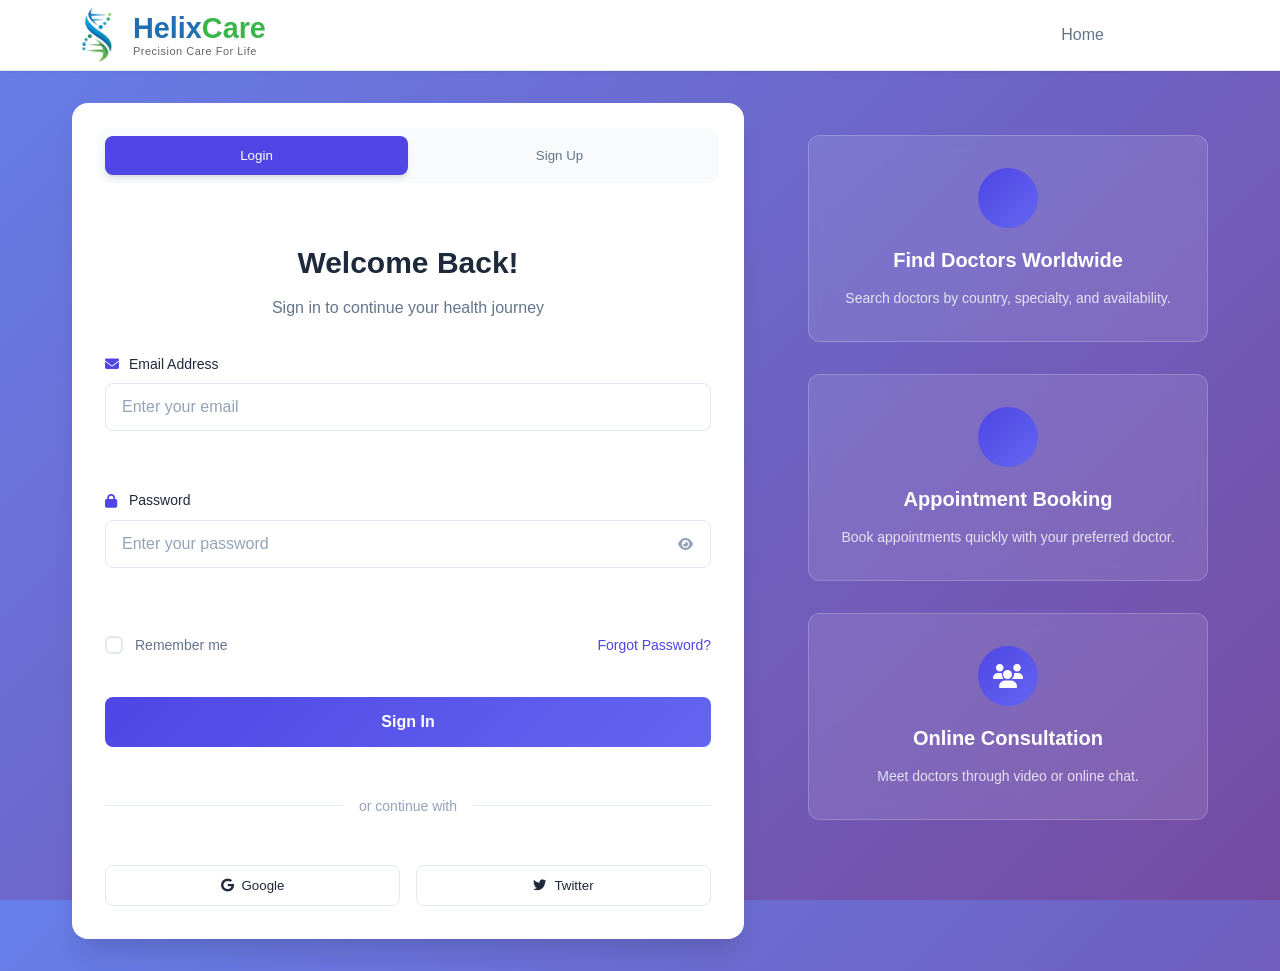
<file: log.html>
<!DOCTYPE html>
<html lang="en">
<head>
    <meta charset="UTF-8">
    <meta name="viewport" content="width=device-width, initial-scale=1.0">
    <title>HelixCare - Login & Sign Up</title>
    <link rel="stylesheet" href="/log.css">
    <link
      href="https://cdnjs.cloudflare.com/ajax/libs/font-awesome/6.4.0/css/all.min.css"
      rel="stylesheet"
    />
</head>
<body>
  

    <header class="header">
      <nav class="navbar">
        <div class="nav-container">         

          <a href="#">
          <div class="nav-logo">
          <img src="/Images/IMG-20260308-WA0000-removebg-preview.1.png" alt="logo">

          <div class="logo-text">
            <h2 class="logo-title">
              <span class="span1">Helix</span><span class="span2">Care</span>
            </h2>
            <p class="logo-tagline">Precision Care For Life</p>
          </div>
        </div>
          </a>
          <ul class="nav-menu">
            <li class="nav-item">
              <a href="/home.html" class="nav-link">Home</a>
            </li>
          </ul>
        </div>
      </nav>
    </header>
  

    <!-- Main Container -->
    <main class="main-container">
      <div class="auth-container">
        <!-- Auth Toggle -->
        <div class="auth-toggle">
          <button class="toggle-btn active" data-form="login">Login</button>
          <button class="toggle-btn" data-form="signup">Sign Up</button>
        </div>

        <!-- Login Form -->
        <div id="loginForm" class="auth-form active">
          <div class="form-header">
            <h1>Welcome Back!</h1>
            <p>Sign in to continue your health journey</p>
          </div>

          <form class="form" id="loginFormElement" novalidate>
            <div class="form-group">
              <label for="loginEmail" class="form-label">
                <i class="fas fa-envelope"></i>
                Email Address
              </label>
              <input
                type="email"
                id="loginEmail"
                class="form-input"
                placeholder="Enter your email"
                required
                autocomplete="email"
              />
              <span class="error-message" id="loginEmailError"></span>
            </div>

            <div class="form-group">
              <label for="loginPassword" class="form-label">
                <i class="fas fa-lock"></i>
                Password
              </label>
              <div class="password-input-container">
                <input
                  type="password"
                  id="loginPassword"
                  class="form-input"
                  placeholder="Enter your password"
                  required
                  autocomplete="current-password"
                />
                <button
                  type="button"
                  class="password-toggle"
                  data-target="loginPassword"
                >
                  <i class="fas fa-eye"></i>
                </button>
              </div>
              <span class="error-message" id="loginPasswordError"></span>
            </div>

            <div class="form-options">
              <label class="checkbox-container">
                <input type="checkbox" id="rememberMe" />
                <span class="checkmark"></span>
                Remember me
              </label>
              <a href="#" class="forgot-password">Forgot Password?</a>
            </div>

            <button type="submit" class="submit-btn" id="loginSubmitBtn">
              <span class="btn-text">Sign In</span>
              <div class="btn-loader hidden">
                <i class="fas fa-spinner fa-spin"></i>
              </div>
            </button>

            <div class="divider">
              <span>or continue with</span>
            </div>

            <div class="social-login">
              <button type="button" class="social-btn google-btn">
                <i class="fab fa-google"></i>
                Google
              </button>
              <button type="button" class="social-btn twittter-btn">
                <i class="fab fa-twitter"></i>
                Twitter
              </button>
              
            </div>
          </form>
        </div>

        <!-- Signup Form -->
        <div id="signupForm" class="auth-form">
          <div class="form-header">
            <h1>Join HelixCare</h1>
            <p>Create your account to start health journey today</p>
          </div>

          <form class="form" id="signupFormElement" novalidate>
            <div class="form-row">
              <div class="form-group">
                <label for="firstName" class="form-label">
                  <i class="fas fa-user"></i>
                  First Name
                </label>
                <input
                  type="text"
                  id="firstName"
                  class="form-input"
                  placeholder="First name"
                  required
                  autocomplete="given-name"
                />
                <span class="error-message" id="firstNameError"></span>
              </div>

              <div class="form-group">
                <label for="lastName" class="form-label">
                  <i class="fas fa-user"></i>
                  Last Name
                </label>
                <input
                  type="text"
                  id="lastName"
                  class="form-input"
                  placeholder="Last name"
                  required
                  autocomplete="family-name"
                />
                <span class="error-message" id="lastNameError"></span>
              </div>
            </div>

            <div class="form-group">
              <label for="signupEmail" class="form-label">
                <i class="fas fa-envelope"></i>
                Email Address
              </label>
              <input
                type="email"
                id="signupEmail"
                class="form-input"
                placeholder="Enter your email"
                required
                autocomplete="email"
              />
              <span class="error-message" id="signupEmailError"></span>
            </div>

            <div class="form-group">
              <label for="userRole" class="form-label">
                <i class="fas fa-graduation-cap"></i>
                I am a
              </label>
              <select id="userRole" class="form-select" required>
                <option value="">Select your role</option>
                <option value="client">Client</option>
                <option value="doctor">Doctor</option>
                <option value="therapist">Therapist</option>
              </select>
              <span class="error-message" id="userRoleError"></span>
            </div>

            <div class="form-group">
              <label for="signupPassword" class="form-label">
                <i class="fas fa-lock"></i>
                Password
              </label>
              <div class="password-input-container">
                <input
                  type="password"
                  id="signupPassword"
                  class="form-input"
                  placeholder="Create a password"
                  required
                  autocomplete="new-password"
                />
                <button
                  type="button"
                  class="password-toggle"
                  data-target="signupPassword"
                >
                  <i class="fas fa-eye"></i>
                </button>
              </div>
              <div class="password-strength" id="passwordStrength">
                <div class="strength-bar">
                  <div class="strength-fill"></div>
                </div>
                <span class="strength-text">Password strength</span>
              </div>
              <span class="error-message" id="signupPasswordError"></span>
            </div>

            <div class="form-group">
              <label for="confirmPassword" class="form-label">
                <i class="fas fa-lock"></i>
                Confirm Password
              </label>
              <div class="password-input-container">
                <input
                  type="password"
                  id="confirmPassword"
                  class="form-input"
                  placeholder="Confirm your password"
                  required
                  autocomplete="new-password"
                />
                <button
                  type="button"
                  class="password-toggle"
                  data-target="confirmPassword"
                >
                  <i class="fas fa-eye"></i>
                </button>
              </div>
              <span class="error-message" id="confirmPasswordError"></span>
            </div>

            <div class="form-group">
              <label class="checkbox-container">
                <input type="checkbox" id="agreeTerms" required />
                <span class="checkmark"></span>
                I agree to the <a href="#" class="link">Terms of Service</a> and
                <a href="#" class="link">Privacy Policy</a>
              </label>
              <span class="error-message" id="agreeTermsError"></span>
            </div>

            <div class="form-group">
              <label class="checkbox-container">
                <input type="checkbox" id="emailUpdates" />
                <span class="checkmark"></span>
                Send me health updates and checkup
              </label>
            </div>

            <p class="info-text">
              Medical profile will be required after signup for clients.
            </p>

            <button type="submit" class="submit-btn" id="signupSubmitBtn">
              <span class="btn-text">Create Account</span>
              <div class="btn-loader hidden">
                <i class="fas fa-spinner fa-spin"></i>
              </div>
            </button>

            <div class="divider">
              <span>or continue with</span>
            </div>

            <div class="social-login">
              <button type="button" class="social-btn google-btn">
                <i class="fab fa-google"></i>
                Google
              </button>
               <button type="button" class="social-btn twittter-btn">
                <i class="fab fa-twitter"></i>
                Twitter
              </button>
            </div>
          </form>
        </div>
      </div>

      <!-- Features Section -->
      <div class="features-container">
        <div class="feature">
          <div class="feature-icon">
           <i class="fas-graphite fa-globe"></i>
          </div>
          <h3>Find Doctors Worldwide</h3>
          <p>
           Search doctors by country, specialty, and availability.
          </p>
        </div>
        <div class="feature">
          <div class="feature-icon">
            <i class="fas-graphite fa-calendar"></i>
          </div>
          <h3>Appointment Booking</h3>
          <p>
            Book appointments quickly with your preferred doctor.
          </p>
        </div>
        <div class="feature">
          <div class="feature-icon">
            <i class="fas fa-users"></i>
          </div>
          <h3>Online Consultation</h3>
          <p>
            Meet doctors through video or online chat.
          </p>
        </div>
      </div>
    </main>

    <!-- Success Modal -->
    <div id="successModal" class="modal hidden">
      <div class="modal-content">
        <div class="modal-header">
          <i class="fas fa-check-circle success-icon"></i>
          <h2 id="modalTitle">Welcome to HelixCare!</h2>
        </div>
        <div class="modal-body">
          <p id="modalMessage">
            Your account has been created successfully. You can now start
            connecting with doctors worldwide.
          </p>
        </div>
        <div class="modal-footer">
          <button class="modal-btn primary" id="modalPrimaryBtn">
            Get Started
          </button>
          <button class="modal-btn secondary" id="modalSecondaryBtn">
            Close
          </button>
        </div>
      </div>
    </div>

    <!-- Toast Notification Container -->
    <div id="toastContainer" class="toast-container"></div>

    <script src="/log.js"></script>
</body>
</html>
</file>
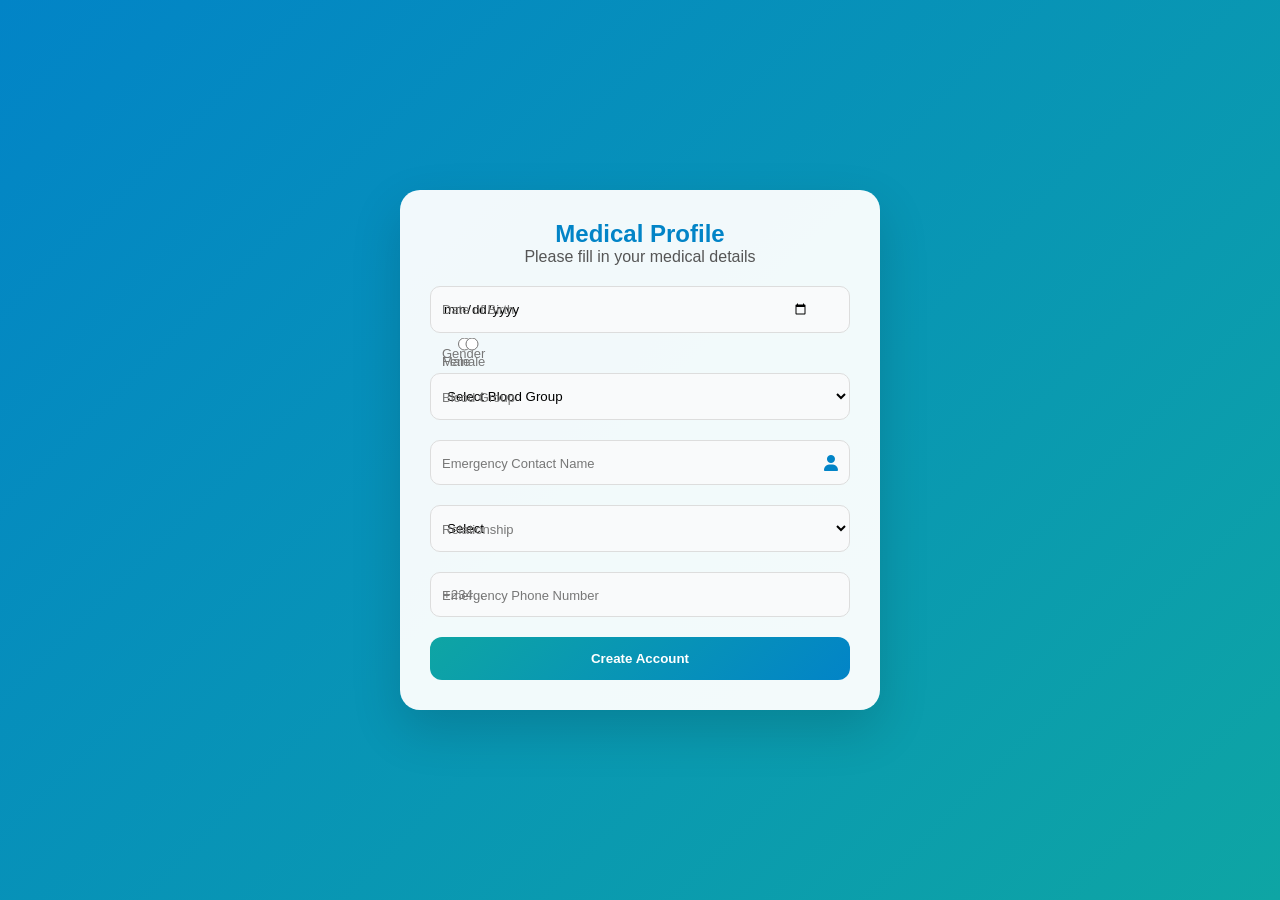
<file: med reg.html>
<!DOCTYPE html>
<html lang="en">
<head>
  <meta charset="UTF-8" />
  <meta name="viewport" content="width=device-width, initial-scale=1.0" />
  <title>HelixCare - Medical Registration</title>

  <!-- CSS -->
  <link rel="stylesheet" href="/med reg.css" />

  <!-- Font Awesome -->
  <link
    rel="stylesheet"
    href="https://cdnjs.cloudflare.com/ajax/libs/font-awesome/6.5.0/css/all.min.css"
  />
</head>

<body>
  <!-- Progress Bar -->
<div class="progress-bar">
  <div class="progress-fill" id="progressFill"></div>
</div>
  <div class="main-container">
    <div class="auth-container">

      <!-- Header -->
      <div class="form-header">
        <h2>Medical Profile</h2>
        <p>Please fill in your medical details</p>
      </div>

      <!-- FORM START -->
      <form class="form" id="medFormElement" novalidate>

        <!-- Date of Birth -->
        <div class="form-group">
          <label for="dateOfBirth">Date of Birth</label>
          <input
            type="date"
            id="dateOfBirth"
            name="dateOfBirth"
            required
          />
        </div>

        <!-- Gender -->
        <div class="form-group">
          <label>Gender</label>
          <div class="radio-group">
            <label for="male">
              <input type="radio" id="male" name="gender" value="male" required />
              Male
            </label>

            <label for="female">
              <input type="radio" id="female" name="gender" value="female" />
              Female
            </label>
          </div>
        </div>

        <!-- Blood Group -->
        <div class="form-group">
          <label for="blood">Blood Group</label>
          <select id="blood" name="blood" required>
            <option value="">Select Blood Group</option>
            <option value="A+">A+</option>
            <option value="A-">A-</option>
            <option value="B+">B+</option>
            <option value="B-">B-</option>
            <option value="AB+">AB+</option>
            <option value="AB-">AB-</option>
            <option value="O+">O+</option>
            <option value="O-">O-</option>
          </select>
        </div>

        <!-- Emergency Contact Name -->
        <div class="form-group input-icon">
          <i class="fas fa-user"></i>
          <input type="text" required />
          <label>Emergency Contact Name</label>
        </div>

        <!-- Relationship -->
        <div class="form-group">
          <label for="relationship">Relationship</label>
          <select id="relationship" name="relationship" required>
            <option value="">Select</option>
            <option value="parent">Parent</option>
            <option value="spouse">Spouse</option>
            <option value="sibling">Sibling</option>
            <option value="friend">Friend</option>
            <option value="guardian">Guardian</option>
            <option value="other">Other</option>
          </select>
        </div>

        <!-- Emergency Phone -->
        <div class="form-group">
          <label for="emergencyPhone">Emergency Phone Number</label>
          <input
            type="tel"
            id="emergencyPhone"
            name="emergencyPhone"
            placeholder="+234..."
            required
          />
        </div>

        <!-- Submit Button -->
        <button type="submit" class="submit-btn" id="signupSubmitBtn">
          <span class="btn-text">Create Account</span>
          <span class="btn-loader hidden">
            <i class="fas fa-spinner fa-spin"></i>
          </span>
        </button>

      </form>
      <!-- FORM END -->

    </div>
  </div>

  <!-- Success Modal -->
  <div id="successModal" class="modal hidden">
    <div class="modal-content">

      <div class="modal-header">
        <i class="fas fa-check-circle success-icon"></i>
        <h2 id="modalTitle">Welcome to HelixCare!</h2>
      </div>

      <div class="modal-body">
        <p id="modalMessage">
          Your account has been created successfully. You can now start
          connecting with doctors worldwide.
        </p>
      </div>

      <div class="modal-footer">
        <button class="modal-btn primary" id="modalPrimaryBtn">
          Get Started
        </button>
        <button class="modal-btn secondary" id="modalSecondaryBtn">
          Close
        </button>
      </div>

    </div>
  </div>

  <!-- Toast Container -->
  <div id="toastContainer" class="toast-container"></div>

  <!-- JS -->
  <script src="/med.js"></script>

</body>
</html>
</file>
<file: log.css>
@import url('https://fonts.googleapis.com/css2?family=Poppins:ital,wght@0,100;0,200;0,300;0,400;0,500;0,600;0,700;0,800;0,900;1,100;1,200;1,300;1,400;1,500;1,600;1,700;1,800;1,900&display=swap');

body{
margin: 0;
padding: 0;
position: relative;
 font-family: "Poppins", sans-serif;
 box-sizing: border-box;
 height: 100vh;
}
.med-reg{
    color: white;
}
.header {
    background: linear-gradient(90deg, #eef4fb, #eef7f0);
    box-shadow: 0 2px 20px rgba(0, 0, 0, 0.1);
    position: fixed;
    width: 100%;
    top: 0;
    z-index: 1000;
    transition: all 0.3s ease;
}

.navbar {
    padding:0;
}

.nav-container {
    max-width: 1200px;
    margin: 0 auto;
    padding: 0 20px;
    display: flex;
    justify-content: space-between;
    align-items: center;
}

.nav-logo h2 {
    margin: 0;
    padding: 0;
    color: navy;
    font-size: 1.8rem;
    font-weight: 700;
}


.nav-menu {
    margin-right: 100px;
    display: flex;
    list-style: none;
    gap: 2rem;
}

.nav-link {
    text-decoration: none;
    color: #333;
    font-weight: 500;
    transition: color 0.3s ease;
    position: relative;
}

.nav-link:hover {
    color: navy;
}

.nav-link::after {
    content: '';
    position: absolute;
    width: 0;
    height: 2px;
    bottom: -5px;
    left: 0;
    background-color: navy;
    transition: width 0.3s ease;
}

.nav-link:hover::after {
    width: 100%;
}

.nav-auth {
    display: flex;
    gap: 1rem;
    margin-right: 90px;
}

.topnav {
  overflow: hidden;
  background-color: #333;
  position: relative;
}


.topnav #myLinks {
  display: none;
}


.topnav a {
  color: white;
  padding: 14px 16px;
  text-decoration: none;
  font-size: 17px;
  display: block;
}


.topnav a.icon {
  background: black;
  display: block;
  position: absolute;
  right: 0;
  top: 0;
}


.topnav a:hover {
  background-color: #ddd;
  color: black;
}

.bar {
    width: 25px;
    height: 3px;
    background-color: #333;
    margin: 3px 0;
    transition: 0.3s;
}

.nav-logo{
    display: flex;
    align-items: center;
    gap: 3px; /* space between logo and text */
}

.nav-logo img{
    width: 70px;
    height: 70px;
    object-fit: contain;
}

/* text container */
.logo-text{
    display: flex;
    flex-direction: column;
    justify-content: center;
    line-height: 1.1;
}

/* main logo text */
.logo-title{
    margin: 0;
    font-size: 1.6rem;
    font-weight: 700;
}

/* tagline */
.logo-tagline{
    margin: 0;
    font-size: 11px;
    color: #666;
    letter-spacing: 0.5px;
}

.nav-logo{
    display: flex;
    align-items: center;
}

.span1{
    color: #1F6FB2;
}

.span2{
    color: #39B54A;
}

.p{
    color: #666666;
}

.btn-primary {
    background: linear-gradient(135deg, #2563eb, #1d4ed8);
    color: white;
    border: none;
    padding: 0;
    border-radius: 8px;
    cursor: pointer;
    font-weight: 600;
    transition: all 0.3s ease;
    text-decoration: none;
    display: inline-block;
    text-align: center;
}

.btn-primary:hover {
    transform: translateY(-2px);
    box-shadow: 0 8px 25px rgba(37, 99, 235, 0.3);
}

.btn-secondary {
    background: transparent;
    color: navy;
    border: 2px solid navy;
    padding: 10px;
    border-radius: 100%;
    cursor: pointer;
    font-weight: 600;
    transition: all 0.3s ease;
    text-decoration: none;
    display: inline-block;
    text-align: center;
}

.btn-secondary:hover {
    background: navy;
    color: white;
    transform: translateY(-2px);
}

.btn-large {
    padding: 1rem 2rem;
    font-size: 1.1rem;
}

.btn-feature {
    background: #f8fafc;
    color: #2563eb;
    border: 2px solid #e2e8f0;
    padding: 0.5rem 1rem;
    border-radius: 6px;
    cursor: pointer;
    font-weight: 500;
    transition: all 0.3s ease;
    width: 100%;
    margin-top: 1rem;
}

.btn-feature:hover {
    background: #2563eb;
    color: white;
    border-color: #2563eb;
}

.btn-full {
    width: 100%;
}

a{
    text-decoration: none;
}


/* Reset and Base Styles */
* {
    margin: 0;
    padding: 0;
    box-sizing: border-box;
}

:root {
    /* Colors */
    --primary: #4f46e5;
    --primary-dark: #4338ca;
    --primary-light: #6366f1;
    --secondary: #64748b;
    --success: #10b981;
    --error: #ef4444;
    --warning: #f59e0b;
    --info: #3b82f6;
    
    /* Backgrounds */
    --background: #ffffff;
    --surface: #f8fafc;
    --card: #ffffff;
    --overlay: rgba(0, 0, 0, 0.5);
    
    /* Text Colors */
    --text-primary: #1e293b;
    --text-secondary: #64748b;
    --text-muted: #94a3b8;
    --text-inverse: #ffffff;
    
    /* Borders */
    --border: #e2e8f0;
    --border-focus: var(--primary);
    --border-error: var(--error);
    
    /* Shadows */
    --shadow-sm: 0 1px 2px 0 rgba(0, 0, 0, 0.05);
    --shadow: 0 4px 6px -1px rgba(0, 0, 0, 0.1), 0 2px 4px -1px rgba(0, 0, 0, 0.06);
    --shadow-lg: 0 10px 15px -3px rgba(0, 0, 0, 0.1), 0 4px 6px -2px rgba(0, 0, 0, 0.05);
    --shadow-xl: 0 20px 25px -5px rgba(0, 0, 0, 0.1), 0 10px 10px -5px rgba(0, 0, 0, 0.04);
    
    /* Spacing */
    --space-xs: 0.5rem;
    --space-sm: 1rem;
    --space-md: 1.5rem;
    --space-lg: 2rem;
    --space-xl: 3rem;
    
    /* Radius */
    --radius-sm: 0.375rem;
    --radius: 0.5rem;
    --radius-lg: 0.75rem;
    --radius-xl: 1rem;
    
    /* Transitions */
    --transition: all 0.3s cubic-bezier(0.4, 0, 0.2, 1);
    --transition-fast: all 0.15s cubic-bezier(0.4, 0, 0.2, 1);
}

/* Dark Mode */
@media (prefers-color-scheme: dark) {
    :root {
        --background: #0f172a;
        --surface: #1e293b;
        --card: #1e293b;
        --text-primary: #f1f5f9;
        --text-secondary: #cbd5e1;
        --text-muted: #64748b;
        --border: #334155;
    }
}

body {
    font-family: 'Inter', -apple-system, BlinkMacSystemFont, 'Segoe UI', sans-serif;
    background: linear-gradient(135deg, #667eea 0%, #764ba2 100%);
    color: var(--text-primary);
    line-height: 1.6;
    min-height: 100vh;
    overflow-x: hidden;
}

/* Header */
.header {
    background: var(--card);
    backdrop-filter: blur(10px);
    border-bottom: 1px solid var(--border);
    position: sticky;
    top: 0;
    z-index: 100;
    box-shadow: var(--shadow-sm);
}

.header-container {
    max-width: 1200px;
    margin: 0 auto;
    padding: 1rem 2rem;
    display: flex;
    justify-content: space-between;
    align-items: center;
}

.logo {
    display: flex;
    align-items: center;
    gap: 0.75rem;
    font-size: 1.5rem;
    font-weight: 700;
    color: var(--primary);
}

.logo i {
    font-size: 2rem;
}

.nav-link {
    display: flex;
    align-items: center;
    gap: 0.5rem;
    color: var(--text-secondary);
    text-decoration: none;
    padding: 0.5rem 1rem;
    border-radius: var(--radius);
    transition: var(--transition);
}

.nav-link:hover {
    color: var(--primary);
    background: var(--surface);
}

/* Main Container */
.main-container {
    max-width: 1200px;
    margin: 0 auto;
    padding: 2rem;
    display: grid;
    grid-template-columns: 1fr 400px;
    gap: 4rem;
    align-items: start;
    min-height: calc(100vh - 80px);
}

/* Auth Container */
.auth-container {
    background: var(--card);
    border-radius: var(--radius-xl);
    box-shadow: var(--shadow-xl);
    overflow: hidden;
    backdrop-filter: blur(10px);
    border: 1px solid rgba(255, 255, 255, 0.1);
}

.auth-toggle {
    display: flex;
    background: var(--surface);
    padding: 0.5rem;
    margin: 1.5rem;
    border-radius: var(--radius-lg);
}

.toggle-btn {
    flex: 1;
    background: transparent;
    border: none;
    padding: 0.75rem 1rem;
    border-radius: var(--radius);
    cursor: pointer;
    font-weight: 500;
    color: var(--text-secondary);
    transition: var(--transition);
}

.toggle-btn.active {
    background: var(--primary);
    color: var(--text-inverse);
    box-shadow: var(--shadow);
}

.toggle-btn:hover:not(.active) {
    color: var(--text-primary);
    background: rgba(255, 255, 255, 0.5);
}

/* Auth Forms */
.auth-form {
    display: none;
    padding: 2rem;
    animation: slideIn 0.3s ease-out;
}

.auth-form.active {
    display: block;
}

@keyframes slideIn {
    from {
        opacity: 0;
        transform: translateY(20px);
    }
    to {
        opacity: 1;
        transform: translateY(0);
    }
}

.form-header {
    text-align: center;
    margin-bottom: 2rem;
}

.form-header h1 {
    color: var(--text-primary);
    margin-bottom: 0.5rem;
    font-size: 1.875rem;
    font-weight: 700;
}

.form-header p {
    color: var(--text-secondary);
    font-size: 1rem;
}

/* Form Styles */
.form {
    display: flex;
    flex-direction: column;
    gap: 1.5rem;
}

.form-row {
    display: grid;
    grid-template-columns: 1fr 1fr;
    gap: 1rem;
}

.form-group {
    display: flex;
    flex-direction: column;
    gap: 0.5rem;
}

.form-label {
    display: flex;
    align-items: center;
    gap: 0.5rem;
    color: var(--text-primary);
    font-weight: 500;
    font-size: 0.875rem;
}

.form-label i {
    color: var(--primary);
    width: 16px;
}

.form-input,
.form-select {
    width: 100%;
    padding: 0.875rem 1rem;
    border: 1.5px solid var(--border);
    border-radius: var(--radius);
    background: var(--background);
    color: var(--text-primary);
    font-size: 1rem;
    transition: var(--transition);
    outline: none;
}

.form-input:focus,
.form-select:focus {
    border-color: var(--border-focus);
    box-shadow: 0 0 0 3px rgba(79, 70, 229, 0.1);
}

.form-input.error,
.form-select.error {
    border-color: var(--border-error);
    box-shadow: 0 0 0 3px rgba(239, 68, 68, 0.1);
}

.form-input::placeholder {
    color: var(--text-muted);
}

/* Password Input */
.password-input-container {
    position: relative;
}

.password-toggle {
    position: absolute;
    right: 0.875rem;
    top: 50%;
    transform: translateY(-50%);
    background: none;
    border: none;
    color: var(--text-muted);
    cursor: pointer;
    padding: 0.25rem;
    border-radius: var(--radius-sm);
    transition: var(--transition);
}

.password-toggle:hover {
    color: var(--text-primary);
    background: var(--surface);
}

/* Password Strength */
.password-strength {
    margin-top: 0.5rem;
}

.strength-bar {
    width: 100%;
    height: 4px;
    background: var(--border);
    border-radius: 2px;
    overflow: hidden;
    margin-bottom: 0.25rem;
}

.strength-fill {
    height: 100%;
    border-radius: 2px;
    transition: var(--transition);
    width: 0%;
}

.strength-fill.weak {
    background: var(--error);
    width: 33%;
}

.strength-fill.medium {
    background: var(--warning);
    width: 66%;
}

.strength-fill.strong {
    background: var(--success);
    width: 100%;
}

.strength-text {
    font-size: 0.75rem;
    color: var(--text-muted);
}

/* Form Options */
.form-options {
    display: flex;
    justify-content: space-between;
    align-items: center;
    margin: 0.5rem 0;
}

/* Checkbox */
.checkbox-container {
    display: flex;
    align-items: center;
    gap: 0.75rem;
    cursor: pointer;
    font-size: 0.875rem;
    color: var(--text-secondary);
}

.checkbox-container input {
    display: none;
}

.checkmark {
    width: 18px;
    height: 18px;
    border: 2px solid var(--border);
    border-radius: var(--radius-sm);
    display: flex;
    align-items: center;
    justify-content: center;
    transition: var(--transition);
    flex-shrink: 0;
}

.checkbox-container input:checked + .checkmark {
    background: var(--primary);
    border-color: var(--primary);
}

.checkbox-container input:checked + .checkmark::after {
    content: '✓';
    color: var(--text-inverse);
    font-size: 12px;
    font-weight: 700;
}

.forgot-password {
    color: var(--primary);
    text-decoration: none;
    font-size: 0.875rem;
    transition: var(--transition);
}

.forgot-password:hover {
    text-decoration: underline;
}

/* Submit Button */
.submit-btn {
    width: 100%;
    padding: 1rem;
    background: linear-gradient(135deg, var(--primary), var(--primary-light));
    color: var(--text-inverse);
    border: none;
    border-radius: var(--radius);
    font-size: 1rem;
    font-weight: 600;
    cursor: pointer;
    transition: var(--transition);
    position: relative;
    overflow: hidden;
    margin-top: 0.5rem;
}

.submit-btn:hover {
    transform: translateY(-1px);
    box-shadow: var(--shadow-lg);
}

.submit-btn:active {
    transform: translateY(0);
}

.submit-btn:disabled {
    opacity: 0.7;
    cursor: not-allowed;
    transform: none;
}

.btn-loader {
    position: absolute;
    top: 50%;
    left: 50%;
    transform: translate(-50%, -50%);
}

.btn-loader.hidden {
    display: none;
}

.btn-text {
    transition: var(--transition);
}

.submit-btn.loading .btn-text {
    opacity: 0;
}

.submit-btn.loading .btn-loader {
    display: block;
}

/* Divider */
.divider {
    display: flex;
    align-items: center;
    margin: 1.5rem 0;
    color: var(--text-muted);
    font-size: 0.875rem;
}

.divider::before,
.divider::after {
    content: '';
    flex: 1;
    height: 1px;
    background: var(--border);
}

.divider span {
    padding: 0 1rem;
}

/* Social Login */
.social-login {
    display: grid;
    grid-template-columns: 1fr 1fr;
    gap: 1rem;
}

.social-btn {
    display: flex;
    align-items: center;
    justify-content: center;
    gap: 0.5rem;
    padding: 0.75rem;
    border: 1.5px solid var(--border);
    border-radius: var(--radius);
    background: var(--background);
    color: var(--text-primary);
    font-weight: 500;
    cursor: pointer;
    transition: var(--transition);
}

.social-btn:hover {
    border-color: var(--primary);
    background: var(--surface);
}

.google-btn:hover {
    border-color: #db4437;
    color: #db4437;
}

.facebook-btn:hover {
    border-color: blue;
    color: blue;
}

.twitter-btn:hover {
    border-color: #333;
    color: #333;
}

/* Error Messages */
.error-message {
    color: var(--error);
    font-size: 0.75rem;
    margin-top: 0.25rem;
    display: flex;
    align-items: center;
    gap: 0.25rem;
    opacity: 0;
    transform: translateY(-5px);
    transition: var(--transition);
}

.error-message.show {
    opacity: 1;
    transform: translateY(0);
}

.error-message::before {
    content: '⚠';
    font-size: 0.875rem;
}

/* Features Container */
.features-container {
    display: flex;
    flex-direction: column;
    gap: 2rem;
    padding: 2rem 0;
}

.feature {
    background: rgba(255, 255, 255, 0.1);
    backdrop-filter: blur(10px);
    border-radius: var(--radius-lg);
    padding: 2rem;
    text-align: center;
    border: 1px solid rgba(255, 255, 255, 0.2);
    transition: var(--transition);
}

.feature:hover {
    transform: translateY(-5px);
    box-shadow: var(--shadow-lg);
}

.feature-icon {
    width: 60px;
    height: 60px;
    background: linear-gradient(135deg, var(--primary), var(--primary-light));
    border-radius: 50%;
    display: flex;
    align-items: center;
    justify-content: center;
    margin: 0 auto 1rem;
    color: var(--text-inverse);
    font-size: 1.5rem;
}

.feature h3 {
    color: var(--text-inverse);
    margin-bottom: 0.75rem;
    font-size: 1.25rem;
    font-weight: 600;
}

.feature p {
    color: rgba(255, 255, 255, 0.8);
    font-size: 0.875rem;
    line-height: 1.5;
}

/* Modal */
.modal {
    position: fixed;
    top: 0;
    left: 0;
    width: 100%;
    height: 100%;
    background: var(--overlay);
    display: flex;
    align-items: center;
    justify-content: center;
    z-index: 1000;
    opacity: 0;
    visibility: hidden;
    transition: var(--transition);
}

.modal.show {
    opacity: 1;
    visibility: visible;
}

.modal-content {
    background: var(--card);
    border-radius: var(--radius-xl);
    padding: 2rem;
    max-width: 400px;
    width: 90%;
    text-align: center;
    transform: scale(0.9);
    transition: var(--transition);
}

.modal.show .modal-content {
    transform: scale(1);
}

.modal-header {
    margin-bottom: 1.5rem;
}

.success-icon {
    color: var(--success);
    font-size: 3rem;
    margin-bottom: 1rem;
}

.modal-header h2 {
    color: var(--text-primary);
    margin-bottom: 0.5rem;
}

.modal-body p {
    color: var(--text-secondary);
    line-height: 1.6;
    margin-bottom: 2rem;
}

.modal-footer {
    display: flex;
    gap: 1rem;
}

.modal-btn {
    flex: 1;
    padding: 0.75rem;
    border: none;
    border-radius: var(--radius);
    font-weight: 500;
    cursor: pointer;
    transition: var(--transition);
}

.modal-btn.primary {
    background: var(--primary);
    color: var(--text-inverse);
}

.modal-btn.primary:hover {
    background: var(--primary-dark);
}

.modal-btn.secondary {
    background: var(--surface);
    color: var(--text-primary);
    border: 1px solid var(--border);
}

.modal-btn.secondary:hover {
    background: var(--border);
}

/* Toast Notifications */
.toast-container {
    position: fixed;
    top: 1rem;
    right: 1rem;
    z-index: 1100;
    display: flex;
    flex-direction: column;
    gap: 0.5rem;
}

.toast {
    background: var(--card);
    border-radius: var(--radius);
    padding: 1rem;
    box-shadow: var(--shadow-lg);
    border-left: 4px solid var(--primary);
    display: flex;
    align-items: center;
    gap: 0.75rem;
    min-width: 300px;
    transform: translateX(100%);
    transition: var(--transition);
}

.toast.show {
    transform: translateX(0);
}

.toast.success {
    border-left-color: var(--success);
}

.toast.error {
    border-left-color: var(--error);
}

.toast.warning {
    border-left-color: var(--warning);
}

.toast-icon {
    font-size: 1.25rem;
}

.toast.success .toast-icon {
    color: var(--success);
}

.toast.error .toast-icon {
    color: var(--error);
}

.toast.warning .toast-icon {
    color: var(--warning);
}

.toast-content {
    flex: 1;
}

.toast-title {
    font-weight: 600;
    color: var(--text-primary);
    font-size: 0.875rem;
}

.toast-message {
    color: var(--text-secondary);
    font-size: 0.75rem;
    margin-top: 0.25rem;
}

.toast-close {
    background: none;
    border: none;
    color: var(--text-muted);
    cursor: pointer;
    padding: 0.25rem;
    border-radius: var(--radius-sm);
    transition: var(--transition);
}

.toast-close:hover {
    color: var(--text-primary);
    background: var(--surface);
}

/* Links */
.link {
    color: var(--primary);
    text-decoration: none;
    transition: var(--transition);
}

.link:hover {
    text-decoration: underline;
}

/* Utility Classes */
.hidden {
    display: none !important;
}

.sr-only {
    position: absolute;
    width: 1px;
    height: 1px;
    padding: 0;
    margin: -1px;
    overflow: hidden;
    clip: rect(0, 0, 0, 0);
    white-space: nowrap;
    border: 0;
}

/* Responsive Design */
@media (max-width: 1024px) {
    .main-container {
        grid-template-columns: 1fr;
        gap: 2rem;
        padding: 1rem;
    }
    
    .features-container {
        display: grid;
        grid-template-columns: repeat(auto-fit, minmax(250px, 1fr));
        gap: 1rem;
    }
}

@media (max-width: 768px) {
    .header-container {
        padding: 1rem;
    }
    
    .logo {
        font-size: 1.25rem;
    }
    
    .auth-container {
        margin: 0;
    }
    
    .auth-form {
        padding: 1.5rem;
    }
    
    .form-row {
        grid-template-columns: 1fr;
    }
    
    .social-login {
        grid-template-columns: 1fr;
    }
    
    .form-options {
        flex-direction: column;
        align-items: flex-start;
        gap: 0.75rem;
    }
    
    .modal-content {
        margin: 1rem;
        padding: 1.5rem;
    }
    
    .modal-footer {
        flex-direction: column;
    }
    
    .toast {
        min-width: auto;
        width: calc(100vw - 2rem);
    }
}

@media (max-width: 480px) {
    .main-container {
        padding: 0.5rem;
    }
    
    .auth-form {
        padding: 1rem;
    }
    
    .form-header h1 {
        font-size: 1.5rem;
    }
    
    .feature {
        padding: 1.5rem;
    }
    
    .features-container {
        grid-template-columns: 1fr;
    }
}

/* Focus Styles for Accessibility */
*:focus {
    outline: 2px solid var(--primary);
    outline-offset: 2px;
}

button:focus,
.toggle-btn:focus {
    outline: 2px solid var(--primary);
    outline-offset: 2px;
}

/* Print Styles */
@media print {
    .header,
    .features-container,
    .modal,
    .toast-container {
        display: none;
    }
    
    .main-container {
        grid-template-columns: 1fr;
    }
    
    .auth-container {
        box-shadow: none;
        border: 1px solid var(--border);
    }
}
</file>
<file: med reg.css>
/* Reset */
* {
  margin: 0;
  padding: 0;
  box-sizing: border-box;
  font-family: "Segoe UI", sans-serif;
}

/* Background */
body {
  min-height: 100vh;
  background: linear-gradient(135deg, #0284c7, #0ea5a4);
  display: flex;
  justify-content: center;
  align-items: center;
}

/* Container */
.main-container {
  width: 100%;
  padding: 20px;
}

/* Card */
.auth-container {
  max-width: 480px;
  margin: auto;
  padding: 30px;
  border-radius: 20px;
  background: rgba(255, 255, 255, 0.95);
  box-shadow: 0 20px 50px rgba(0, 0, 0, 0.15);
  animation: fadeIn 0.6s ease;
}

/* Header */
.form-header {
  text-align: center;
  margin-bottom: 20px;
}

.form-header h2 {
  color: #0284c7;
}

.form-header p {
  color: #555;
}

/* Progress Bar */
.progress-bar {
  height: 6px;
  background: #e5e7eb;
  border-radius: 10px;
  margin-bottom: 20px;
  overflow: hidden;
}

.progress-fill {
  height: 100%;
  width: 40%;
  background: linear-gradient(90deg, #0ea5a4, #22c55e);
  transition: width 0.4s ease;
}

/* Floating Input */
.form-group {
  position: relative;
  margin-bottom: 20px;
}

.form-group input,
.form-group select {
  width: 100%;
  padding: 14px 40px 14px 12px;
  border-radius: 10px;
  border: 1px solid #ddd;
  background: #f9fafb;
  outline: none;
}

/* Floating Label */
.form-group label {
  position: absolute;
  top: 50%;
  left: 12px;
  transform: translateY(-50%);
  font-size: 13px;
  color: #777;
  transition: 0.3s;
  pointer-events: none;
}

.form-group input:focus + label,
.form-group input:valid + label {
  top: 8px;
  font-size: 11px;
  color: #0284c7;
}

/* Icons */
.input-icon i {
  position: absolute;
  right: 12px;
  top: 50%;
  transform: translateY(-50%);
  color: #0284c7;
}

/* Radio */
.radio-group {
  display: flex;
  gap: 20px;
}

.radio-group input {
  accent-color: #0ea5a4;
}

/* Button */
.submit-btn {
  width: 100%;
  padding: 14px;
  background: linear-gradient(135deg, #0ea5a4, #0284c7);
  border: none;
  border-radius: 12px;
  color: #fff;
  font-weight: 600;
  cursor: pointer;
  transition: 0.3s;
}

.submit-btn:hover {
  transform: translateY(-2px);
  box-shadow: 0 10px 20px rgba(2, 132, 199, 0.3);
}

/* Modal */
.modal {
  position: fixed;
  top: 0;
  left: 0;
  width: 100%;
  height: 100%;
  background: rgba(2, 6, 23, 0.6);
  display: flex;
  justify-content: center;
  align-items: center;
}

.hidden {
  display: none;
}

.modal-content {
  width: 90%;
  max-width: 360px;
  background: white;
  border-radius: 16px;
  padding: 25px;
  text-align: center;
  animation: zoomIn 0.4s ease;
}

/* Success Icon */
.success-icon {
  font-size: 45px;
  color: #22c55e;
}

/* Buttons */
.modal-btn.primary {
  background: #0ea5a4;
  color: #fff;
}

.modal-btn.secondary {
  background: #eee;
}

/* Animations */
@keyframes fadeIn {
  from { opacity: 0; transform: translateY(20px); }
  to { opacity: 1; transform: translateY(0); }
}

@keyframes zoomIn {
  from { transform: scale(0.7); opacity: 0; }
  to { transform: scale(1); opacity: 1; }
}
</file>
